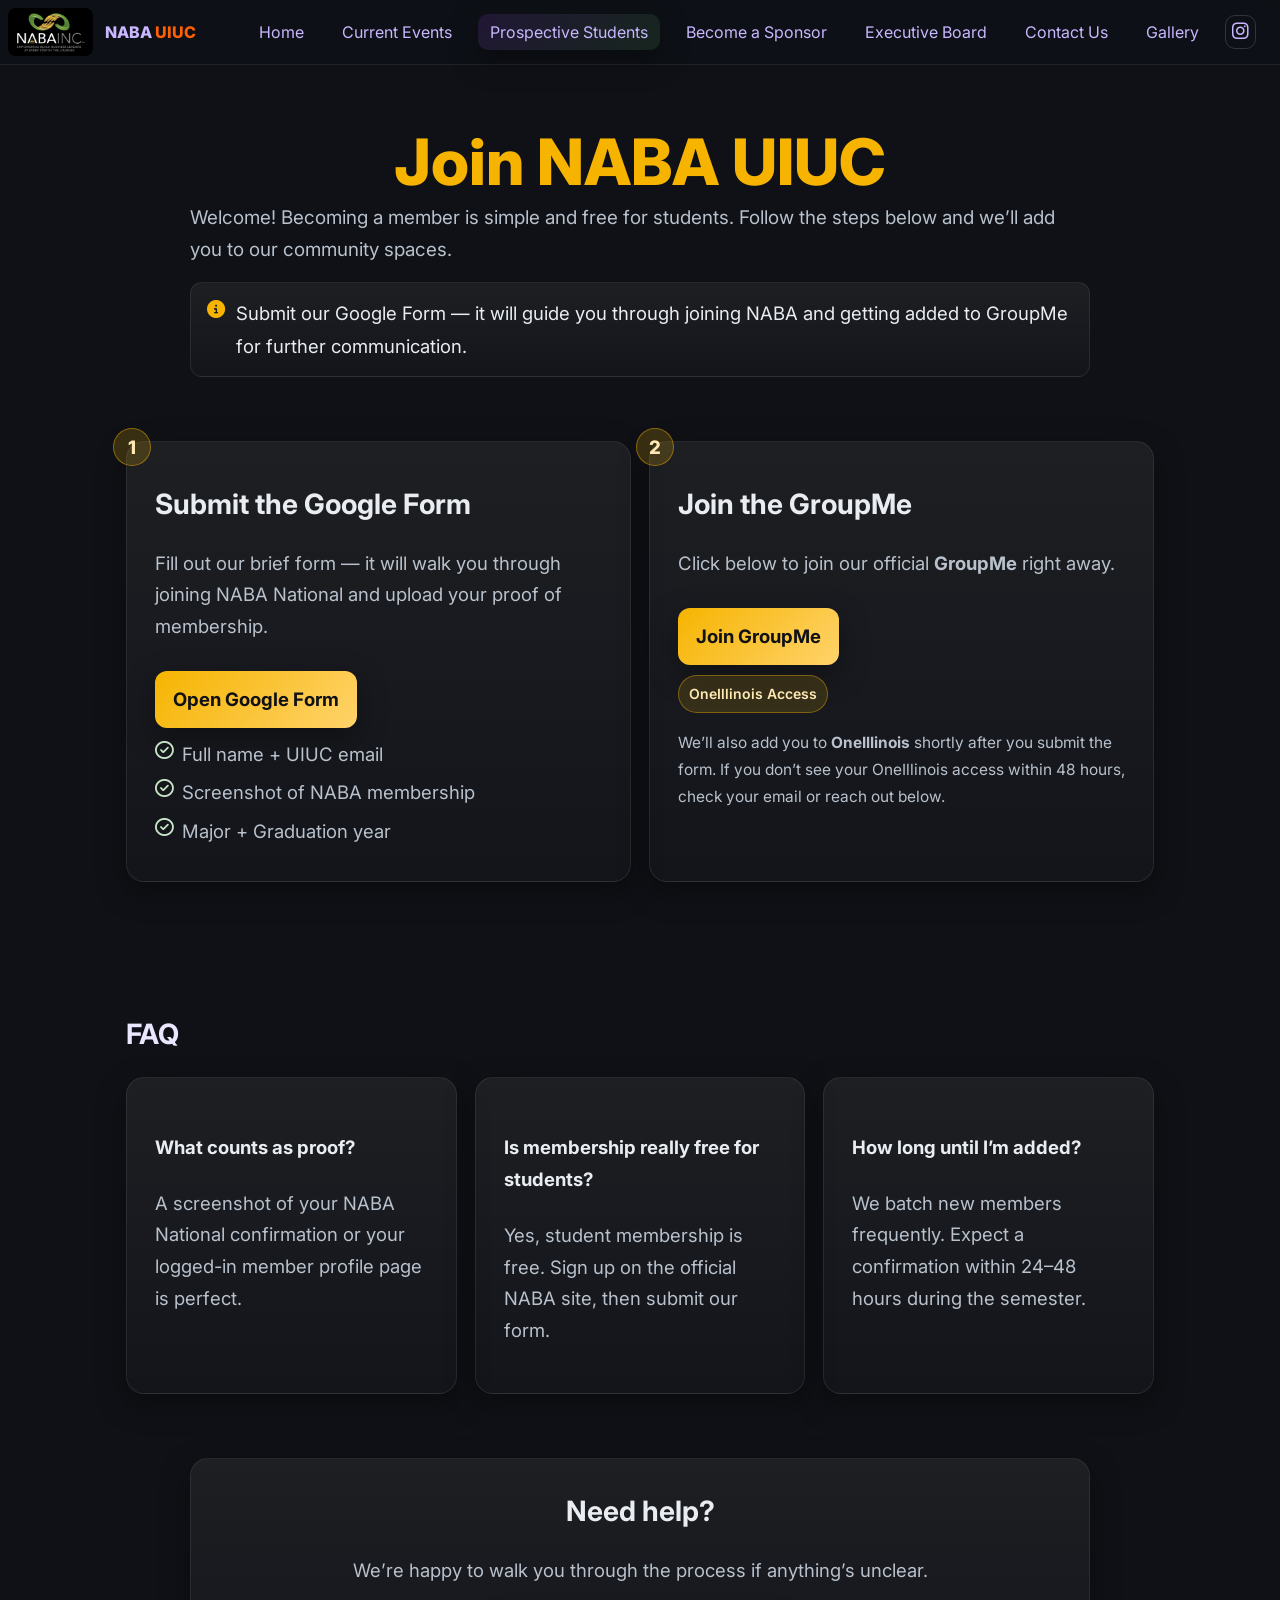
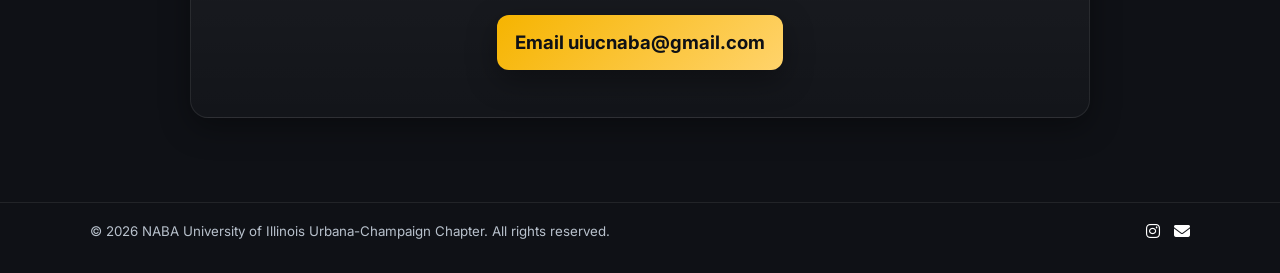
<file: join-naba-page/join-naba.html>
<!DOCTYPE html>
<html lang="en">
<head>
    <meta charset="UTF-8" />
    <meta name="viewport" content="width=device-width, initial-scale=1" />
    <title>Prospective Students • NABA UIUC</title>
    <link rel="stylesheet" href="https://cdnjs.cloudflare.com/ajax/libs/font-awesome/6.5.1/css/all.min.css">
    <link rel="stylesheet" href="../style.css">
    <link rel="stylesheet" href="join-naba.css">
</head>
<body>

<!-- Header -->
<header class="header">
    <nav class="nav">
        <a class="brand" href="../index.html">
            <img src="../photos/logo.jpeg" alt="NABA UIUC logo" />
            <span>NABA<span class="nav-uiuc"> UIUC</span></span>
        </a>

        <button class="hamburger" id="hamburger" aria-label="Open menu" aria-expanded="false">
            <span></span><span></span><span></span>
        </button>

        <div class="menu" id="menu" aria-label="Primary">
            <a class="nav-link" href="../index.html">Home</a>
            <a class="nav-link" href="../index.html#events">Current Events</a>
            <a class="nav-link active" href="join-naba.html">Prospective Students</a>
            <a class="nav-link" href="../sponsor-page/sponsors-prospective.html">Become a Sponsor</a>
            <a class="nav-link" href="../index.html#board">Executive Board</a>
            <a class="nav-link" href="../index.html#contact">Contact Us</a>
            <a class="nav-link" href="../gallery-page/gallery.html">Gallery</a>
            <a class="icon-link" href="https://www.instagram.com/nabauiuc/" target="_blank" aria-label="Instagram" rel="noopener">
                <i class="fab fa-instagram"></i>
            </a>
        </div>
    </nav>
    <div class="mobile" id="mobileMenu">
        <a href="../index.html">Home</a>
        <a href="../index.html#events">Current Events</a>
        <a href="join-naba.html">Prospective Students</a>
        <a href="../sponsor-page/sponsors-prospective.html">Become a Sponsor</a>
        <a href="../index.html#board">Executive Board</a>
        <a href="../index.html#contact">Contact Us</a>
        <a href="../gallery-page/gallery.html">Gallery</a>
        <a href="https://www.instagram.com/nabauiuc/" target="_blank" rel="noopener">Instagram</a>
    </div>
</header>

<main id="prospective-students">
    <!-- Intro -->
    <section class="section">
        <h1 class="big-title">Join NABA UIUC</h1>
        <p class="muted lead">
            Welcome! Becoming a member is simple and free for students. Follow the steps below and we’ll add you to our community spaces.
        </p>

        <div class="info-banner">
            <i class="fa-solid fa-circle-info"></i>
            <span>Submit our Google Form — it will guide you through joining NABA and getting added to GroupMe for further communication.</span>
        </div>

    <!-- Steps -->
    <section class="section">
        <div class="steps">
            <article class="card step">
                <div class="step-num">1</div>
                <h3>Submit the Google Form</h3>
                <p class="muted">
                    Fill out our brief form — it will walk you through joining NABA National and upload your proof of membership.
                </p>
                <!-- Google Form link -->
                <a class="btn btn-primary" href="https://docs.google.com/forms/d/e/1FAIpQLSeje3ad03VrfUvzM4xe3kxqgK2IAlOBGmfZ4f80F83uIdN5Yw/viewform?usp=dialog" target="_blank" rel="noopener">Open Google Form</a>
                <ul class="checklist">
                    <li><i class="fa-regular fa-circle-check"></i> Full name + UIUC email</li>
                    <li><i class="fa-regular fa-circle-check"></i> Screenshot of NABA membership</li>
                    <li><i class="fa-regular fa-circle-check"></i> Major + Graduation year</li>
                </ul>
            </article>

            <article class="card step">
                <div class="step-num">2</div>
                <h3>Join the GroupMe</h3>
                <p class="muted">
                    Click below to join our official <strong>GroupMe</strong> right away.
                </p>
                <a class="btn btn-primary" href="https://groupme.com/join_group/105176839/12Sd4i5B" target="_blank" rel="noopener">
                    Join GroupMe
                </a>
                <div class="pill-row">
                    <span class="pill">OneIllinois Access</span>
                </div>
                <small class="muted hint">We’ll also add you to <strong>OneIllinois</strong> shortly after you submit the form. If you don’t see your OneIllinois access within 48 hours, check your email or reach out below.</small>
            </article>
        </div>
    </section>

    <!-- FAQ -->
    <section class="section">
        <h2 class="section-title">FAQ</h2>
        <div class="faq-grid">
            <div class="card">
                <h4>What counts as proof?</h4>
                <p class="muted">A screenshot of your NABA National confirmation or your logged-in member profile page is perfect.</p>
            </div>
            <div class="card">
                <h4>Is membership really free for students?</h4>
                <p class="muted">Yes, student membership is free. Sign up on the official NABA site, then submit our form.</p>
            </div>
            <div class="card">
                <h4>How long until I’m added?</h4>
                <p class="muted">We batch new members frequently. Expect a confirmation within 24–48 hours during the semester.</p>
            </div>
        </div>
    </section>

    <!-- Contact -->
    <section class="section card center">
        <h3>Need help?</h3>
        <p class="muted">We’re happy to walk you through the process if anything’s unclear.</p>
        <p><a class="btn btn-primary" href="mailto:uiucnaba@gmail.com?subject=Prospective%20Student%20Help">Email uiucnaba@gmail.com</a></p>
    </section>
</main>

<br>

<!-- Footer -->
<footer>
    <div class="foot">
        <small>© <span id="year"></span> NABA University of Illinois Urbana-Champaign Chapter. All rights reserved.</small>
        <div class="social">
            <a href="https://www.instagram.com/nabauiuc/" aria-label="Instagram" target="_blank" rel="noopener">
                <i class="fab fa-instagram"></i>
            </a>
            <a href="mailto:uiucnaba@gmail.com" aria-label="Email uiucnaba@gmail.com">
                <i class="fas fa-envelope"></i>
            </a>
        </div>
    </div>
</footer>

<script src="../script.js"></script>
</body>
</html>
</file>
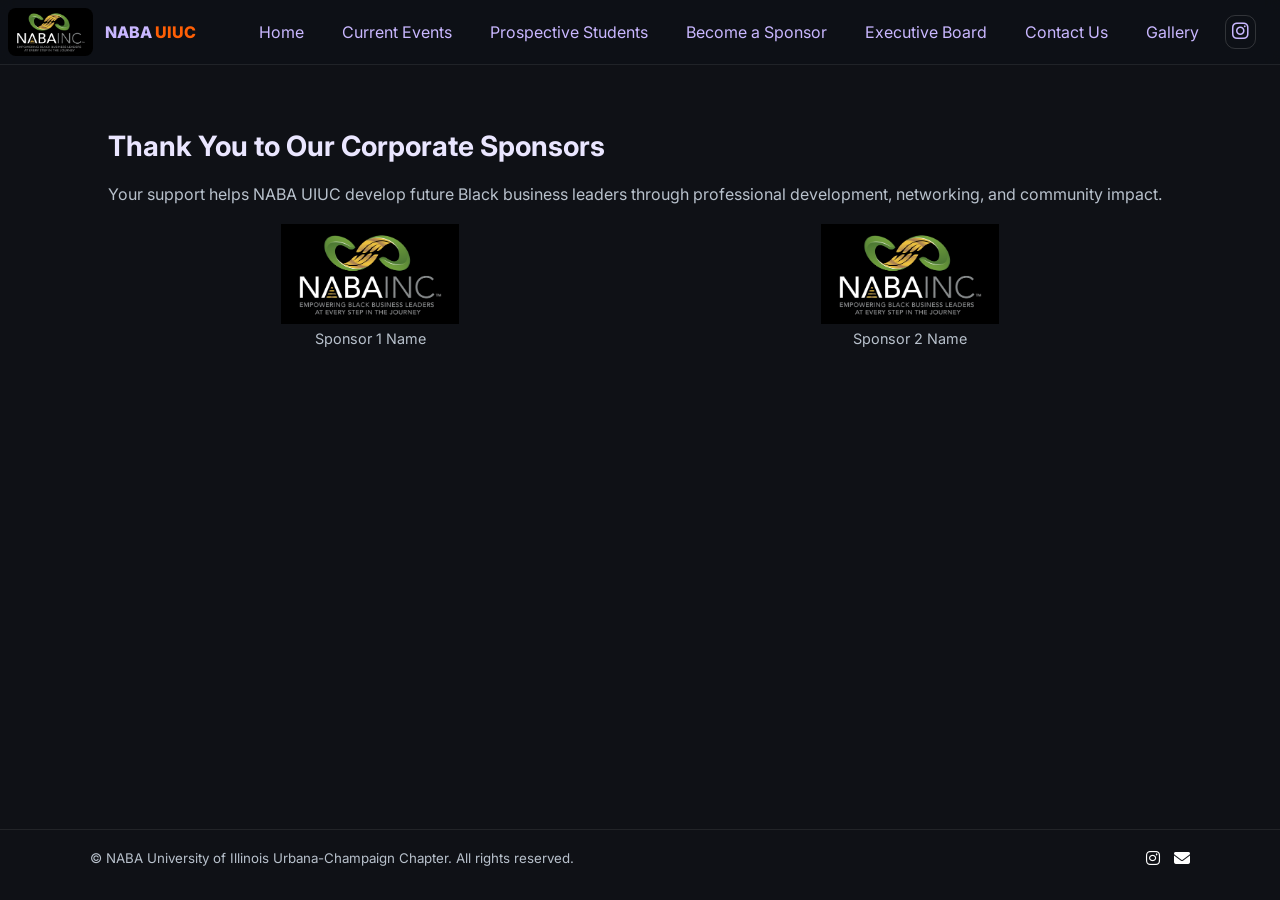
<file: sponsor-page/sponsors-corporate.html>
<!DOCTYPE html>
<html lang="en">
<head>
    <meta charset="UTF-8" />
    <meta name="viewport" content="width=device-width, initial-scale=1" />
    <title>Corporate Sponsors • NABA UIUC</title>

    <!-- Fonts & Icons -->
    <link rel="preconnect" href="https://fonts.googleapis.com">
    <link rel="preconnect" href="https://fonts.gstatic.com" crossorigin>
    <link href="https://fonts.googleapis.com/css2?family=Inter:wght@400;600;800&display=swap" rel="stylesheet">
    <link rel="stylesheet" href="https://cdnjs.cloudflare.com/ajax/libs/font-awesome/6.5.1/css/all.min.css">

    <!-- Site Styles -->
    <link rel="stylesheet" href="../style.css">


    <!--    FIX FOR FOOTER-->
    <style>
        html, body { height: 100%; }
        body {
            min-height: 100dvh;
            display: flex;
            flex-direction: column;
        }
        .header { flex: 0 0 auto; }    /* doesn't shrink header */
        main   { flex: 1 0 auto; }     /* this fills leftover space */
        footer { flex: 0 0 auto; }     /* footer sits at the bottom */
    </style>


</head>
<body>

<!-- Header -->
<header class="header">
    <nav class="nav">
        <a class="brand" href="../index.html#home">
            <img src="../photos/logo.jpeg" alt="NABA UIUC logo" />
            <span>NABA<span class="nav-uiuc"> UIUC</span></span>

        </a>

        <button class="hamburger" id="hamburger" aria-label="Open menu" aria-expanded="false">
            <span></span><span></span><span></span>
        </button>

        <div class="menu" id="menu" aria-label="Primary">
            <a class="nav-link" href="../index.html">Home</a>
            <a class="nav-link" href="../index.html#events">Current Events</a>
            <a class="nav-link" href="../join-naba-page/join-naba.html">Prospective Students</a>
            <a class="nav-link" href="../sponsor-page/sponsors-prospective.html">Become a Sponsor</a>
            <a class="nav-link" href="../index.html#board">Executive Board</a>
            <a class="nav-link" href="../index.html#contact">Contact Us</a>
            <a class="nav-link" href="../gallery-page/gallery.html">Gallery</a>
            <a class="icon-link" href="https://www.instagram.com/nabauiuc/" target="_blank" aria-label="Instagram" rel="noopener">
                <i class="fab fa-instagram"></i>
            </a>
        </div>
    </nav>

    <!-- Mobile menu with details dropdown -->
    <div class="mobile" id="mobileMenu">
        <a href="../index.html">Home</a>
        <a href="../index.html#events">Current Events</a>
        <a href="../join-naba-page/join-naba.html">Prospective Students</a>
        <a href="../sponsor-page/sponsors-prospective.html">Become a Sponsor</a>
        <a href="../index.html#board">Executive Board</a>
        <a href="../index.html#contact">Contact Us</a>
        <a href="../gallery-page/gallery.html">Gallery</a>
        <a href="https://www.instagram.com/nabauiuc/" target="_blank" rel="noopener">Instagram</a>
    </div>
</header>
<main>
    <!-- Corporate Sponsors -->
    <section class="section" id="sponsors">
        <h2 class="section-title">Thank You to Our Corporate Sponsors</h2>
        <p class="muted">Your support helps NABA UIUC develop future Black business leaders through professional development, networking, and community impact.</p>

        <div style="display:grid;grid-template-columns:repeat(auto-fit,minmax(180px,1fr));gap:16px;margin-top:16px;text-align:center">

            <figure style="margin:0;display:flex;flex-direction:column;align-items:center;justify-content:center">
                <div style="height:100px;display:flex;align-items:center;justify-content:center">
                    <img src="../photos/logo.jpeg" alt="Sponsor 1 Logo" style="max-width:100%;max-height:100%;object-fit:contain">
                </div>
                <figcaption style="margin-top:6px;color:var(--muted);font-size:0.9rem">Sponsor 1 Name</figcaption>
            </figure>

            <figure style="margin:0;display:flex;flex-direction:column;align-items:center;justify-content:center">
                <div style="height:100px;display:flex;align-items:center;justify-content:center">
                    <img src="../photos/logo.jpeg" alt="Sponsor 2 Logo" style="max-width:100%;max-height:100%;object-fit:contain">
                </div>
                <figcaption style="margin-top:6px;color:var(--muted);font-size:0.9rem">Sponsor 2 Name</figcaption>
            </figure>

        </div>
    </section>
</main>

<!-- Footer -->
<footer>
    <div class="foot">
        <small>© <span id="year"></span> NABA University of Illinois Urbana-Champaign Chapter. All rights reserved.</small>
        <div class="social">
            <a href="https://www.instagram.com/nabauiuc/" aria-label="Instagram" target="_blank" rel="noopener">
                <i class="fab fa-instagram"></i>
            </a>
            <a href="mailto:uiucnaba@gmail.com" aria-label="Email uiucnaba@gmail.com">
                <i class="fas fa-envelope"></i>
            </a>
        </div>
    </div>
</footer>


</body>
</html>
</file>
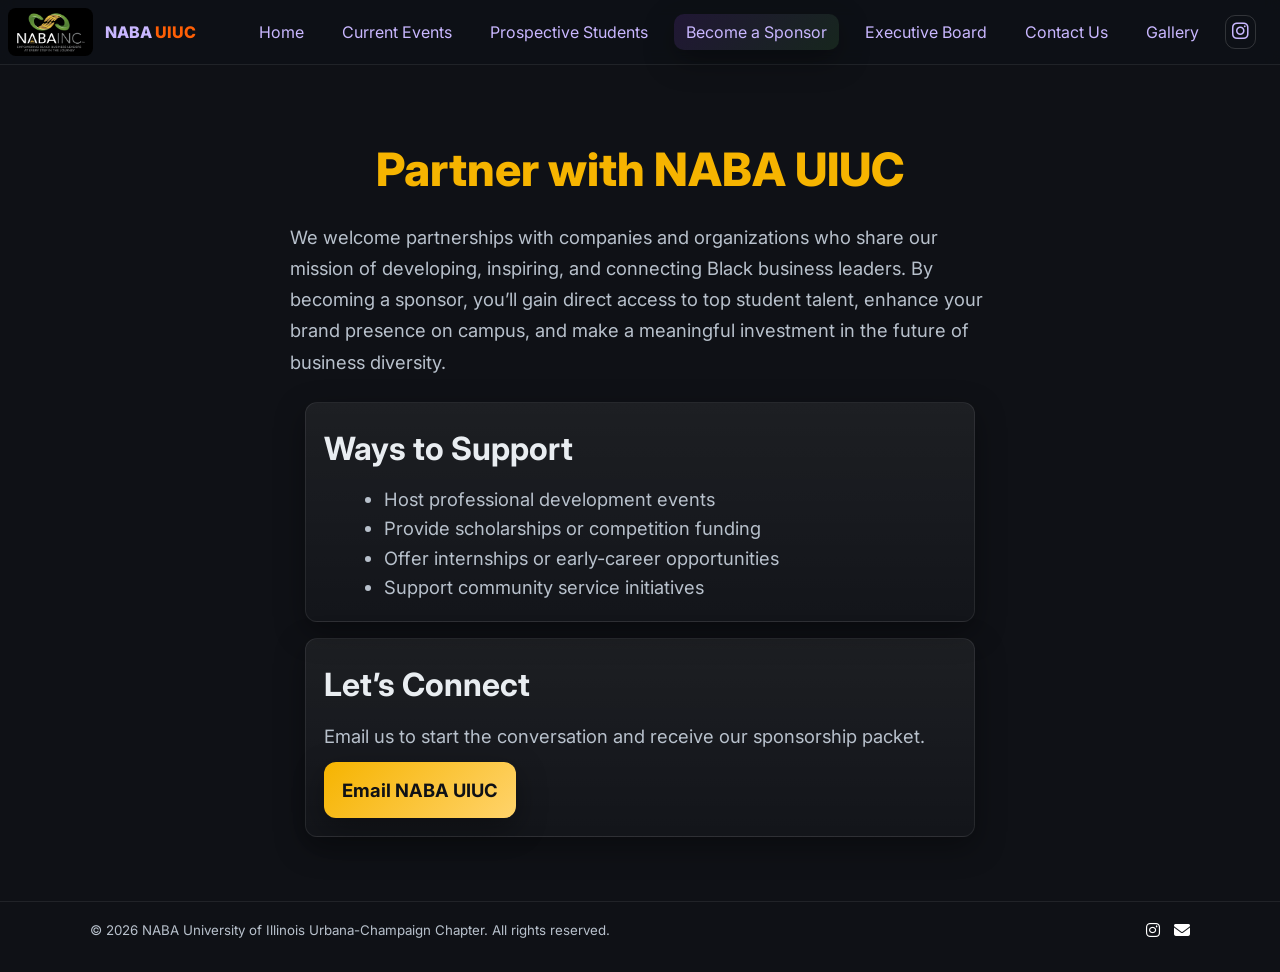
<file: sponsor-page/sponsors-prospective.html>
<!DOCTYPE html>
<html lang="en">
<head>
    <meta charset="UTF-8" />
    <meta name="viewport" content="width=device-width, initial-scale=1" />
    <title>Prospective Sponsors • NABA UIUC</title>
    <!-- Fonts & Icons -->
    <link rel="stylesheet" href="https://cdnjs.cloudflare.com/ajax/libs/font-awesome/6.5.1/css/all.min.css">
    <!-- Site Styles -->
    <link rel="stylesheet" href="../style.css">
<!--    <link rel="stylesheet" href="sponsor-dropdown .css">-->
    <link rel="stylesheet" href="sponsor-prospective.css">
</head>
<body>
<!-- Header -->
<header class="header">
    <nav class="nav">
        <a class="brand" href="../index.html#home">
            <img src="../photos/logo.jpeg" alt="NABA UIUC logo" />
            <span>NABA<span class="nav-uiuc"> UIUC</span></span>
        </a>

        <button class="hamburger" id="hamburger" aria-label="Open menu" aria-expanded="false">
            <span></span><span></span><span></span>
        </button>

        <div class="menu" id="menu" aria-label="Primary">
            <a class="nav-link" href="../index.html">Home</a>
            <a class="nav-link" href="../index.html#events">Current Events</a>
            <a class="nav-link" href="../join-naba-page/join-naba.html">Prospective Students</a>
            <a class="nav-link active" href="sponsors-prospective.html">Become a Sponsor</a>
            <a class="nav-link" href="../index.html#board">Executive Board</a>
            <a class="nav-link" href="../index.html#contact">Contact Us</a>
            <a class="nav-link" href="../gallery-page/gallery.html">Gallery</a>
            <a class="icon-link" href="https://www.instagram.com/nabauiuc/" target="_blank" aria-label="Instagram" rel="noopener">
                <i class="fab fa-instagram"></i>
            </a>
        </div>
    </nav>

    <!-- Mobile menu -->
    <div class="mobile" id="mobileMenu">
        <a href="../index.html">Home</a>
        <a href="../index.html#events">Current Events</a>
        <a href="../join-naba-page/join-naba.html">Prospective Students</a>
        <a href="sponsors-prospective.html">Become a Sponsor</a>
        <a href="../index.html#board">Executive Board</a>
        <a href="../index.html#contact">Contact Us</a>
        <a href="../gallery-page/gallery.html">Gallery</a>
        <a href="https://www.instagram.com/nabauiuc/" target="_blank" rel="noopener">Instagram</a>
    </div>
</header>

<main>
    <section class="section" id="prospective-sponsors">
        <h2 class="section-title">Partner with NABA UIUC</h2>
        <p class="muted">
            We welcome partnerships with companies and organizations who share our mission of developing, inspiring, and connecting Black business leaders.
            By becoming a sponsor, you’ll gain direct access to top student talent, enhance your brand presence on campus, and make a meaningful investment in the future of business diversity.
        </p>

        <div class="cards-grid">
            <div class="card">
                <h4>Ways to Support</h4>
                <ul>
                    <li>Host professional development events</li>
                    <li>Provide scholarships or competition funding</li>
                    <li>Offer internships or early-career opportunities</li>
                    <li>Support community service initiatives</li>
                </ul>
            </div>

            <div class="card">
                <h4>Let’s Connect</h4>
                <p class="muted">Email us to start the conversation and receive our sponsorship packet.</p>
                <a class="btn btn-primary" href="mailto:uiucnaba@gmail.com?subject=Prospective%20Sponsorship%20Inquiry">Email NABA UIUC</a>
            </div>
        </div>
    </section>
</main>

<!-- Footer -->
<footer>
    <div class="foot">
        <small>© <span id="year"></span> NABA University of Illinois Urbana-Champaign Chapter. All rights reserved.</small>
        <div class="social">
            <a href="https://www.instagram.com/nabauiuc/" aria-label="Instagram" target="_blank" rel="noopener">
                <i class="fab fa-instagram"></i>
            </a>
            <a href="mailto:uiucnaba@gmail.com" aria-label="Email uiucnaba@gmail.com">
                <i class="fas fa-envelope"></i>
            </a>
        </div>
    </div>
</footer>

<!-- Scripts -->
<script src="../script.js"></script>
</body>
</html>
</file>
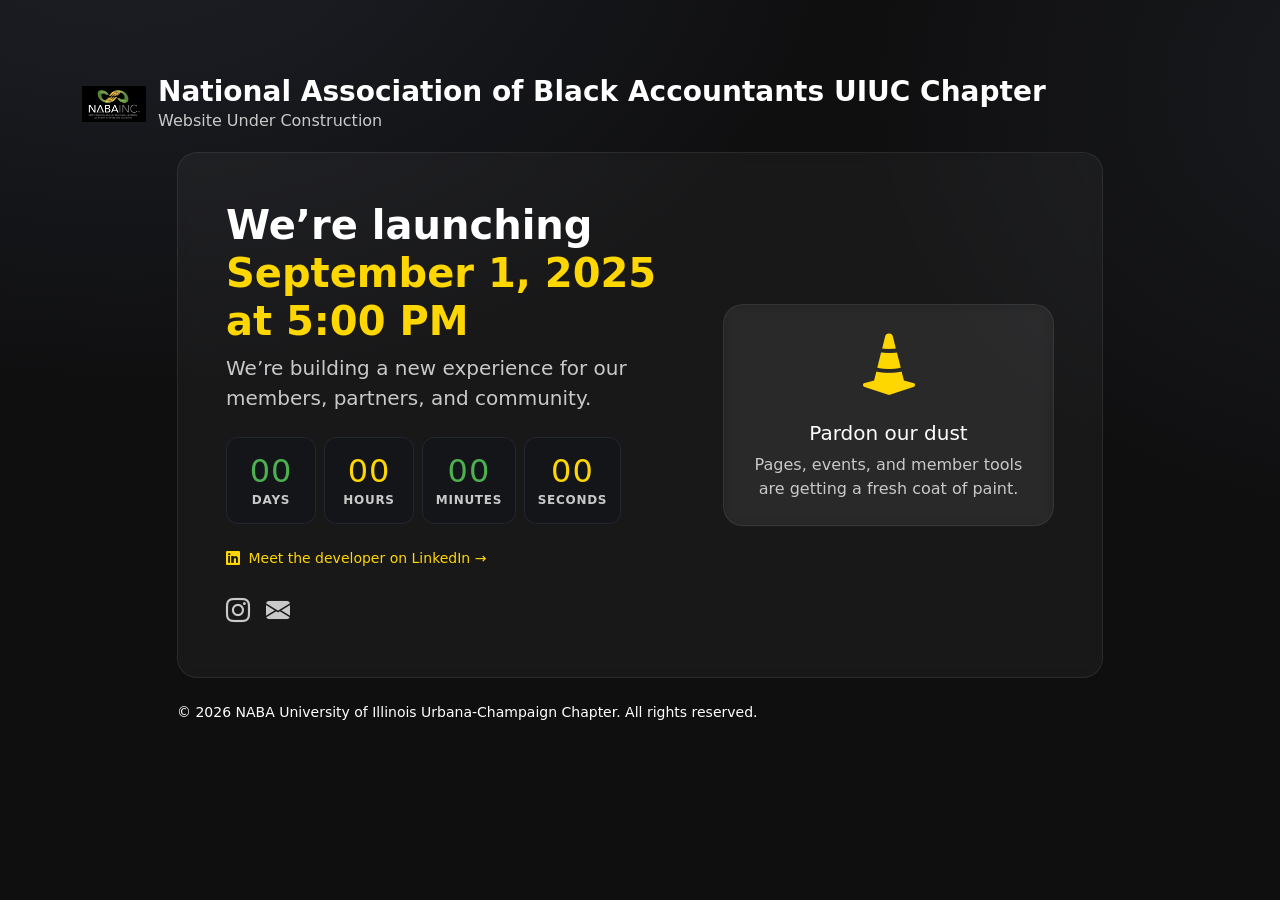
<file: under-construction-page/under-construction.html>
<!DOCTYPE html>
<html lang="en" data-theme="dark">
<head>
    <meta charset="utf-8" />
    <meta name="viewport" content="width=device-width, initial-scale=1" />
    <title>NABA UIUC — Coming Soon</title>
    <!-- SEO-->
    <!-- Meta -->
    <meta name="description" content="The official website of NABA UIUC — connecting students with career opportunities, professional development, and a strong community in accounting, finance, data, and business.">
    <meta name="keywords" content="NABA UIUC, National Association of Black Accountants, University of Illinois, accounting, finance, business, student organization">
    <meta name="author" content="NABA UIUC">

    <!-- Open Graph -->
    <meta property="og:type" content="website">
    <meta property="og:site_name" content="NABA UIUC Chapter">
    <meta property="og:title" content="NABA UIUC">
    <meta property="og:description" content="Join the NABA UIUC Chapter and connect with top student talent, professional networks, and career opportunities.">
    <meta property="og:url" content="https://nabauiuc.com">
    <meta property="og:image" content="https://nabauiuc.com/photos/logo.jpg">

    <!-- Favicon -->
    <link rel="icon" type="image/jpeg" sizes="32x32" href="../photos/logo.jpeg">
    <link rel="icon" type="image/jpeg" sizes="16x16" href="../photos/logo.jpeg">
    <link rel="apple-touch-icon" sizes="180x180" href="../photos/logo.jpeg">
    <!-- SEO-->


    <!-- Bootstrap 5 + Icons -->
    <link href="https://cdn.jsdelivr.net/npm/bootstrap@5.3.3/dist/css/bootstrap.min.css" rel="stylesheet">
    <link href="https://cdn.jsdelivr.net/npm/bootstrap-icons@1.11.3/font/bootstrap-icons.css" rel="stylesheet">

    <link rel="stylesheet" href="underconstruction.css">


</head>
<body data-progress="">
<main class="container hero">
    <div class="d-flex brand-lockup mb-3">
        <div class="brand-badge">
            <img src="../photos/logo.jpeg" alt="NABA Logo">
        </div>
        <div>
            <h1 class="h3 m-0 fw-bold">National Association of Black Accountants UIUC Chapter</h1>
            <div class="muted">Website Under Construction</div>
        </div>
    </div>

    <div class="row justify-content-center">
        <div class="col-12 col-lg-10">
            <section class="glass p-4 p-md-5">
                <div class="row align-items-center g-4">
                    <div class="col-12 col-md-7">
                        <h2 class="display-6 fw-bold">
                            We’re launching <span style="color:var(--naba-gold)">
                            <br>
                            September 1, 2025 at 5:00 PM</span>
                        </h2>
                        <p class="lead muted mb-4">
                            We’re building a new experience for our members, partners, and community.
                        </p>

                        <!-- Countdown -->
                        <div id="countdown" class="countdown d-flex flex-wrap gap-2 mb-4"></div>

                        <!-- LinkedIn credit -->
                        <small class="d-block mt-2">
                            <a href="https://www.linkedin.com/in/muhais-olatundun"
                               target="_blank" rel="noopener noreferrer"
                               style="color:var(--naba-gold); text-decoration:none; font-weight:500;">
                                <i class="bi bi-linkedin me-1"></i> Meet the developer on LinkedIn →
                            </a>
                        </small>

                        <!-- Socials -->
                        <div class="social d-flex gap-3 mt-4">
                            <a href="https://www.instagram.com/nabauiuc?" target="_blank" aria-label="Instagram"><i class="bi bi-instagram fs-4"></i></a>
                            <a href="mailto:info@uiucnaba@gmail.com" target="_blank" aria-label="Email"><i class="bi bi-envelope-fill fs-4"></i></a>
                        </div>
                    </div>

                    <div class="col-12 col-md-5">
                        <div class="glass p-4 h-100 d-grid align-content-center">
                            <div class="text-center">
                                <i class="bi bi-cone-striped display-3" style="color:var(--naba-gold)"></i>
                                <h3 class="h5 mt-3">Pardon our dust</h3>
                                <p class="muted mb-0">Pages, events, and member tools are getting a fresh coat of paint.</p>
                            </div>
                        </div>
                    </div>
                </div>
            </section>

            <footer class="d-flex flex-wrap justify-content-between align-items-center py-4">
                <small>© <span id="year"></span> NABA University of Illinois Urbana-Champaign Chapter. All rights reserved.</small>
            </footer>
        </div>
    </div>
</main>

<script src="https://cdn.jsdelivr.net/npm/bootstrap@5.3.3/dist/js/bootstrap.bundle.min.js"></script>
<script src="underconstruction.js" type="module"></script>
</body>
</html>
</file>
<file: style.css>
@import url('https://fonts.googleapis.com/css2?family=Inter:ital,opsz,wght@0,14..32,100..900;1,14..32,100..900&display=swap');
@import url('https://fonts.googleapis.com/css2?family=Roboto+Flex:opsz,wght@8..144,100..1000&display=swap');
@import url('https://fonts.googleapis.com/css2?family=Aboreto&display=swap');


:root{
    --naba-green:#336633;
    --naba-purple:#5B2A91;
    --naba-gold:#f6b400;
    --accent-1: rgba(91,42,145,.18);
    --accent-2: #ffd36b;
    --uiuccolor: #FF5F05;
    --surface:#0f1116;
    --surface-2:#161922;
    --text:#e9edf1;
    --muted:#b8c1cc;
    --shadow:0 10px 30px rgba(0,0,0,.35);
    --radius:18px;
}

*{
    box-sizing:border-box
}
html,body{
    margin:0;
    padding:0;background:var(--surface);
    color:var(--text);
    font-family:Inter,Aboreto,Roboto Flex,system-ui,-apple-system,Segoe UI,Roboto,Arial,sans-serif;
    scroll-behavior:smooth;
}



a{color:#c9b7ff;text-decoration:none}

/* Header */
.header{position:sticky;
    top:0;
    z-index:1000;
    backdrop-filter:saturate(140%) blur(8px);
    background:rgba(15,17,22,.65);
    border-bottom:1px solid rgba(255,255,255,.08)
}
.nav{
    max-width:1300px;
    margin:0 auto;
    display:flex;
    align-items:center;
    gap:18px;
    padding:8px 24px 8px 8px
}
.brand{
    display:flex;
    align-items:center;
    gap:12px;
    font-weight:800;
}
.brand img{
    height:48px;
    width:auto;
    border-radius:8px;
}
.menu{display:flex;
    align-items:center;
    gap:14px;
    margin-left:auto;
    flex-wrap:nowrap;
}
.nav-link{
    padding:8px 12px;
    border-radius:10px;
    white-space:nowrap;
}
.nav-link:hover,.nav-link.active {
    background:linear-gradient(135deg, rgba(91,42,145,.25), rgba(51,102,51,.25));
    box-shadow:var(--shadow);
    text-decoration:none
}
.icon-link{
    display:flex;
    font-size:1.2em;
    align-items:center;
    justify-content:center;
    padding:6px;border:1px solid rgba(255,255,255,.15);
    border-radius:10px;
}
.icon-link svg{fill:#fff}

.nav-uiuc {
    color:var(--uiuccolor);
}


/* mobile */
.hamburger{
    display:none;
    position:relative;
    width:40px;
    height:38px;
    margin-left:auto;
    border:1px solid rgba(255,255,255,.15);
    border-radius:10px;
    background:transparent;
    cursor:pointer;
}
.hamburger span{
    position:absolute;
    left:9px;
    right:9px;
    height:2px;
    background:#fff;
    border-radius:2px;
    transition:.2s;
}
.hamburger span:nth-child(1){top:11px}
.hamburger span:nth-child(2){top:18px}
.hamburger span:nth-child(3){top:25px}
.hamburger.active span:nth-child(1){transform:translateY(7px) rotate(45deg)}
.hamburger.active span:nth-child(2){opacity:0}
.hamburger.active span:nth-child(3){transform:translateY(-7px) rotate(-45deg)}
.mobile{ display:none;
    flex-direction:column;
    gap:8px;
    padding:10px 18px 16px
}
.mobile.open{
    display:flex
}
.mobile a{
    padding:10px 12px;
    background:rgba(255,255,255,.04);
    border-radius:10px
}



/* Hero */
.hero{
    position:relative;
    display:grid;
    place-items:center;
    text-align:center;
    min-height:72vh;
    padding:64px 18px;
    overflow:hidden
}
.hero::before{
    content:"";
    position:absolute;
    inset:0;
    background:
        radial-gradient(1200px 600px at 10% -10%, rgba(91,42,145,.55), transparent 60%),
        radial-gradient(900px 600px at 110% -10%, rgb(200, 65, 19), transparent 58%),
        radial-gradient(900px 600px at 110% 10%, rgba(51,102,51,.4), transparent 58%),
        linear-gradient(180deg, rgba(0,0,0,.2), rgba(0,0,0,.6));z-index:1
}
.hero img.bg{
    position:absolute;
    inset:0;
    width:100%;
    height:100%;
    object-fit:cover;
    object-position:center 20%;
    filter:saturate(1.05) contrast(1.05) brightness(.78);
    z-index:0
}
.hero .content {
    position:relative;
    z-index:2;
    max-width:980px
}
h1{
/*clamp(minimum, preferred, maximum);*/
    font-size:clamp(52px,8vw,96px);
    margin:0 0 6px;line-height:1.02;
    font-weight:800
}
h2{
    font-size:clamp(26px,3.5vw,40px);
    margin:0;
    font-weight:700;
    color:#eae6ff
}

.section{
    max-width:1100px;
    margin:0 auto;
    padding:64px 18px}
.section h3{
    margin:0 0 14px;
    font-size:clamp(22px,3vw,28px)
}
.card{
    background:linear-gradient(180deg, rgba(255,255,255,.06), rgba(255,255,255,.02));
    border:1px solid rgba(255,255,255,.08);
    border-radius:var(--radius);
    padding:28px;
    box-shadow:var(--shadow)
}
.section p{
    color:var(--muted);line-height:1.7
}

.video{aspect-ratio:16/9;width:100%;border:0;border-radius:var(--radius);box-shadow:var(--shadow)}

/* grid utils */
.row{display:grid;
    grid-template-columns:repeat(12,1fr);
    gap:20px
}
.col-6{grid-column:span 6}
.col-12{grid-column:span 12}

/* president */
.president{
    display:flex;
    gap:20px;
    align-items:center
}
.president img {
    width: 96px;
    height: 96px;
    border-radius: 50%;
    object-fit: cover;
    border: 3px solid rgba(246, 180, 0, .7)
}

/* Current Events grid */
#events{
    padding:64px 18px
}
.wrap{
    max-width:1100px;
    margin:0 auto
}
.section-title{
    margin:0 0 18px;
    font-size:clamp(22px,3vw,28px)
}
.events-grid {
    display:grid;
    grid-template-columns:repeat(auto-fit,minmax(260px,1fr));
    gap:18px
}
.event{
    padding:22px;
    background:linear-gradient(180deg,var(--accent-1),
    rgba(51,102,51,.1));
    border:1px solid rgba(255,255,255,.08);
    border-radius:var(--radius)
}
.pill{
    display:inline-block;
    background:rgba(246,180,0,.14);
    border:1px solid rgba(246,180,0,.4);
    color:#ffe9b3;padding:6px 10px;
    border-radius:999px;
    font-weight:600;
    font-size:14px;
    margin-bottom:8px
}
.muted{color:var(--muted)}

/* Awards */
.awards-grid{
    display:grid;
    grid-template-columns:repeat(auto-fit,minmax(240px,1fr));
    gap:20px;
}
.award-card{
    padding:22px;
    border-radius:var(--radius);
    border:1px solid rgba(255,255,255,.08);
    background:linear-gradient(160deg, rgba(246,180,0,.15), rgba(91,42,145,.16) 45%, rgba(51,102,51,.14));
    box-shadow:var(--shadow);
}
.award-year{
    display:inline-block;
    padding:5px 10px;
    border-radius:999px;
    font-weight:700;
    font-size:13px;
    color:#0f1116;
    background:linear-gradient(135deg, var(--naba-gold), #ffd36b);
}
.award-card h4{
    margin:12px 0 6px;
    font-size:20px;
}
.award-note{
    margin-top:10px;
    line-height:1.6;
}

/* Board */
.board-grid{
    display:grid;
    grid-template-columns:repeat(auto-fit,minmax(220px,1fr));
    gap:20px
}
.member{
    text-align:center;
    padding:18px;border-radius:var(--radius);
    background:linear-gradient(180deg, rgba(91,42,145,.18), rgba(51,102,51,.12));
    border:1px solid rgba(255,255,255,.08);
}
.member img{
    width:120px;
    height:120px;
    border-radius:50%;
    object-fit:cover;
    border:3px solid rgba(246,180,0,.7);
    box-shadow:var(--shadow)
}
.member h4{
    margin:12px 0 4px;
    font-size:18px
}
.member small{
    color:var(--muted);
    display:block;
    margin-bottom:10px
}
.member .linkedin{
    display:inline-flex;
    gap:8px;
    align-items:center;
    font-weight:600;
    padding:8px 12px;
    border-radius:10px;
    background:rgba(255,255,255,.06);
    border:1px solid rgba(255,255,255,.1)
}
.member .linkedin svg{fill:#ffffff}

/*  Footer */
.cta{
    padding:64px 18px;
    text-align:center
}
.btn.btn-primary{
    display:inline-block;
    margin-top:10px;
    padding:12px 18px;
    border-radius:12px;
    font-weight:700;
    color:#0f1116;
    background:linear-gradient(135deg,var(--naba-gold),#ffd36b);
    border:0;
    box-shadow:var(--shadow)
}
.btn.btn-primary:hover{
    filter:brightness(1.05);
    text-decoration:none
}
footer{
    padding:18px 18px 32px;
    border-top:1px solid rgba(255,255,255,.08)
}
.foot{
    max-width:1100px;
    margin:0 auto;
    display:flex;
    align-items:center;
    justify-content:space-between;
    gap:12px
}
.foot small{
    color:var(--muted)
}
.social{
    display:flex;
    gap:14px
}
.social a{
    color:#fff
}

/* responsive */
@media (max-width: 1000px){
    .president-letter {
       font-size: 0.8rem;
    }
    .menu{
        display:none
    }
    .hamburger{
        display:block
    }
    .row{
        grid-template-columns:1fr
    }
    .col-6,.col-12{
        grid-column:1 / -1}

    .foot{
        flex-direction:column;gap:8px
    }
    .hero::before{
        content:"";
        position:absolute;
        inset:0;
        background:
                radial-gradient(1200px 600px at 10% -10%, rgba(91,42,145,.55), transparent 60%),
                radial-gradient(900px 600px at 110% -10%, rgb(200, 65, 19), transparent 28%),
                linear-gradient(180deg, rgba(0,0,0,.2), rgba(0,0,0,.6));z-index:1
    }
}

/*buttons under uiuc chapter*/
.hero-buttons {
    margin-top: 16px;
    display: flex;
    gap: 10px;
    justify-content: center;
    flex-wrap: wrap;
}
.hero-buttons a {
    flex: 0 0 auto;
    padding: 10px 20px;
    font-weight: 700;
    font-size: 1rem;
    border-radius: 999px;
    text-align: center;
    text-decoration: none;
    box-sizing: border-box;
}
.btn-gold {
    background: linear-gradient(180deg, var(--naba-gold), #ffb400);
    color: #0f1116;
    border: none;
    box-shadow: 0 4px 12px rgba(0,0,0,0.25);
    transition: transform 0.2s ease, box-shadow 0.2s ease;
}
.btn-gold:hover {
    transform: translateY(-2px);
    box-shadow: 0 6px 16px rgba(0,0,0,0.35);
}



/* Slide up + fade in on page load */
@keyframes slideUpFadeIn {
    from {
        opacity: 0;
        transform: translateY(20px);
    }
    to {
        opacity: 1;
        transform: translateY(0);
    }
}

body {
    opacity: 0; /* start invisible */
    animation: slideUpFadeIn 0.7s ease-out 0.2s forwards;
}



/* LinkedIn hover effect on desktop only */
.linkedin{
    color:#0077B5;
}
@media (hover: hover) and (pointer: fine) {
    .member .linkedin:hover {
        background: #0077B5;
        color: #fff;
        border-color: #005582;
        transition: background 0.25s ease, color 0.25s ease, border-color 0.25s ease;
    }
    .member .linkedin:hover i {
        color: #fff;
    }
}

/* Remove underline for nav + dropdown links */
.menu .nav-link:hover,
.menu .dropdown-toggle:hover,
.menu .dropdown-item,
.menu .dropdown-item:hover,
#mobileMenu a,
#mobileMenu a:hover,
#mobileMenu .dropdown-item,
#mobileMenu .dropdown-item:hover,
.brand:hover,
.brand span:hover,
.icon-link:hover {
    text-decoration: none;
}




/*Events Tweak*/
.card.event .muted,
.event .muted{
    white-space: normal;      /* allow wrapping */
    overflow-wrap: anywhere;  /* break super-long tokens */
}


.event .muted a {
    color: var(--naba-gold, #ffd36b);
    text-decoration: underline;
}
.event .muted a:hover {
    filter: brightness(1.15);
}


/*!* stop cards from stretching to row height *!*/
/*.events-grid { align-items: start; }     !* applies to all children *!*/
/*.event { align-self: start; height:auto; min-height:0; }*/
</file>
<file: join-naba-page/join-naba.css>
/* Prospective Students page */
#prospective-students {
    font-size: 1.16rem;
    line-height: 1.75;
}
#prospective-students .lead {
    font-size: 1.18rem;
    max-width: 900px;
    margin: 8px auto 0;
}
.big-title {
    text-align: center;
    margin: 0 0 8px;
    color: var(--naba-gold);
    font-weight: 800;
    font-size: clamp(42px, 6vw, 64px);
}

/* Info banner */
.info-banner{
    display:flex;
    gap:10px;
    align-items:flex-start;
    max-width:900px;
    margin:16px auto 0;
    padding:14px 16px;
    border-radius:12px;
    background:linear-gradient(180deg, rgba(255,255,255,.06), rgba(255,255,255,.02));
    border:1px solid rgba(255,255,255,.08);
}
.info-banner i {
    margin-top:3px;
    color: var(--naba-gold);
}

/* Steps layout */
.steps{
    display:grid;
    grid-template-columns:repeat(auto-fit, minmax(260px, 1fr));
    gap:18px;
}

.step {
    position:relative;
}
.step .step-num{
    position:absolute;
    top:-14px;
    left:-14px;
    width:38px;
    height:38px;
    border-radius:50%;
    display:grid;
    place-items:center;
    font-weight:800;
    background: rgba(246,180,0,.18);
    border: 1px solid rgba(246,180,0,.45);
    color:#ffe9b3;
}
.step h3{
    margin:10px 0 6px;
    font-size: clamp(20px, 2.4vw, 28px);
}
.step .hint{
    display:block;
    margin-top:8px;
}

/* Checklist */
.checklist {
    list-style:none;
    padding:0;
    margin:10px 0 0;
}
.checklist li{
    display:flex;
    gap:8px;
    align-items:flex-start;
    margin:6px 0;
    color: var(--muted);
}
.checklist i{
    margin-top:3px;
    color: #c9e6c9;
}

/* Pills row */
.pill-row{
    display:flex;
    flex-wrap:wrap;
    gap:10px;
    margin-top:10px; }
.pill{
    display:inline-block;
    background:rgba(246,180,0,.14);
    border:1px solid rgba(246,180,0,.4);
    color:#ffe9b3;
    padding:6px 10px;
    border-radius:999px;
    font-weight:600;
    font-size:14px;
}

/* FAQ */
.faq-grid{
    display:grid;
    grid-template-columns:repeat(auto-fit, minmax(240px, 1fr));
    gap:18px;
}

/* Center small card content */
.section.card.center {
    text-align: center;
    max-width: 900px;
    margin: 0 auto;
}
</file>
<file: sponsor-page/sponsor-dropdown .css>
/* Sponsors dropdown */
.dropdown {
    position: relative;
}
.dropdown-toggle {
    background: none;
    border: none;
    font: inherit;
    color:#c9b7ff;
    display: inline-flex;
    align-items: center;
    gap: 6px;
    cursor: pointer;
    padding: 8px 12px;
    border-radius: 10px;
}
.dropdown-toggle:hover {
    background: linear-gradient(135deg, rgba(91,42,145,.25), rgba(51,102,51,.25));
    box-shadow: var(--shadow);
    text-decoration: none;
}
.dropdown-toggle i {
    font-size: 0.8em;
    transition: transform 0.25s ease;
    color:#c9b7ff;
}

/* Desktop dropdown menu */
.dropdown-menu {
    position: absolute;
    top: 100%;
    left: 0;
    margin-top: 6px;
    min-width: 200px;
    background: rgba(15,17,22,.98);
    border: 1px solid rgba(255,255,255,.12);
    border-radius: 12px;
    box-shadow: var(--shadow);
    display: flex;
    flex-direction: column;
    z-index: 1001;

    /* transition effect */
    opacity: 0;
    transform: translateY(8px);
    visibility: hidden;
    transition: opacity 0.25s ease, transform 0.25s ease;
}
.dropdown-item {
    padding: 10px 12px;
    color:#c9b7ff;
    border-radius: 8px;
    text-decoration: none;
}
.dropdown-item:hover {
    background: rgba(255,255,255,.06);
}

/* Show on hover (desktop) */
.dropdown:hover .dropdown-menu {
    opacity: 1;
    transform: translateY(0);
    visibility: visible;
}
.dropdown:hover .dropdown-toggle i {
    transform: rotate(180deg);
}

/* Show on click/focus (mobile) */
.dropdown:focus-within .dropdown-menu {
    opacity: 1;
    transform: translateY(0);
    visibility: visible;
}
.dropdown:focus-within .dropdown-toggle i {
    transform: rotate(180deg);
}


/* Mobile-only details dropdown */
@media (max-width: 1000px) {
    /* hide the desktop-style dropdown inside mobile menu */
    #mobileMenu .dropdown { display: none; }

    #mobileMenu details.m-dropdown {
        background: rgba(255,255,255,.04);
        border-radius: 10px;
        overflow: hidden;
    }

    #mobileMenu details.m-dropdown summary {
        list-style: none;
        display: flex;
        align-items: center;
        justify-content: space-between;
        padding: 10px 12px;
        cursor: pointer;
        color:#c9b7ff;
    }
    #mobileMenu details.m-dropdown summary::-webkit-details-marker {
        display: none;
    }

    #mobileMenu details.m-dropdown summary i {
        transition: transform .25s ease;
        font-size: .9em;
    }
    #mobileMenu details.m-dropdown[open] summary i {
        transform: rotate(180deg);
    }

    /* Animated dropdown content */
    #mobileMenu details.m-dropdown .m-menu {
        max-height: 0;
        overflow: hidden;
        padding: 0 0 0 12px;
        display: flex;
        flex-direction: column;
        gap: 4px;
        transition: max-height 0.3s ease, padding 0.3s ease;
    }
    #mobileMenu details.m-dropdown[open] .m-menu {
        max-height: 300px;
        padding: 4px 0 10px 12px;
    }

    #mobileMenu .m-menu a {
        background: rgba(255,255,255,.04);
        border-radius: 10px;
        padding: 10px 12px;
        text-decoration: none;
    }
    #mobileMenu .m-menu a:hover {
        text-decoration: none;
    }
    #mobileMenu a, #mobileMenu a:hover {
        text-decoration: none;
    }
}
</file>
<file: sponsor-page/sponsor-prospective.css>
/* Prospective Sponsors section */
#prospective-sponsors .section-title {
    text-align: center;
    margin-bottom: 12px;
    color: var(--naba-gold);
    font-size: clamp(32px, 3.8vw, 46px);
    font-weight: 800;
}


#prospective-sponsors {
    font-size: 1.15rem;
    line-height: 1.75;
}

#prospective-sponsors p,
#prospective-sponsors li {
    font-size: 1.15rem;
}


#prospective-sponsors p.muted {
    max-width: 700px;
    margin: 0 auto;
}

#prospective-sponsors .cards-grid {
    margin-top: 24px;
    display: flex;
    flex-direction: column;
    align-items: center;
    gap: 16px;
    max-width: 700px;
    margin-left: auto;
    margin-right: auto;
}

#prospective-sponsors .card {
    width: 100%;
    max-width: 670px; /* keeps them from stretching too wide */
    padding: 18px;
    border-radius: 12px;
    background: linear-gradient(180deg, rgba(255, 255, 255, .06), rgba(255, 255, 255, .02));
    border: 1px solid rgba(255, 255, 255, .08);
    box-shadow: var(--shadow);
}

#prospective-sponsors h4 {
    margin: 0 0 8px;
    font-size: clamp(24px, 2.6vw, 32px);
}

#prospective-sponsors ul {
    color: var(--muted);
    line-height: 1.6;
    margin: 8px 0 0 20px;
}

#prospective-sponsors a.btn.btn-primary {
    display: inline-block;
    margin-top: 10px;
}

/* Footer height fix for short pages */
html, body {
    height: 100%;
}

body {
    display: flex;
    flex-direction: column;
}

main {
    flex: 1;
}
</file>
<file: under-construction-page/underconstruction.css>
:root{
    --naba-gold:#FFD700;
    --naba-green:#4CAF50;
    --naba-dark:#0f0f10;
    --naba-mid:#1a1b1e;
    --text-dim:#c9c9c9;
}
html,body{height:100%;}
body{
    background: radial-gradient(1200px 800px at 10% -10%, #1e2027 0%, transparent 60%),
    radial-gradient(1000px 800px at 110% 10%, #1a1b1f 0%, transparent 55%),
    var(--naba-dark);
    color:#fff;
    font-family: system-ui, -apple-system, "Segoe UI";
}
.brand-lockup{
    gap:.75rem;
    align-items:center;
}
.brand-badge{
    width:64px;
    height:64px;
    border-radius:12px;
    display:grid;
    place-items:center;
    overflow:hidden;
}
.brand-badge img{
    width:100%;
    height:100%;
    object-fit:contain;
}
.hero{
    padding-top:8vh;
    padding-bottom:6vh;
}
.glass{
    background: rgba(255,255,255,.04);
    border:1px solid rgba(255,255,255,.08);
    backdrop-filter: blur(6px);
    border-radius:1.25rem;
}
.countdown{
    font-variant-numeric: tabular-nums;
    letter-spacing:1px;
    font-weight:700;
    color:#fff;
}
.countdown .slot{
    min-width:90px;
    background:#141519;
    border:1px solid #252730;
    border-radius:.75rem;
    padding:.9rem .8rem;
}
.countdown .label{
    font-size:.75rem;
    color:var(--text-dim);
    letter-spacing:.06em;
    text-transform:uppercase;
}
.progress{
    height:.9rem;
    background:#1a1c20;
    border:1px solid #2a2d33;
}
.progress-bar {
    background: linear-gradient(90deg, var(--naba-green), var(--naba-gold));
}
.muted{
    color:var(--text-dim);
}
footer a{
    color:var(--text-dim);
    text-decoration:none;
}
footer a:hover {
    color:#fff;
}
.social a {
    color:var(--text-dim);
}
.social a:hover {
    color:var(--naba-gold);
}
</file>
